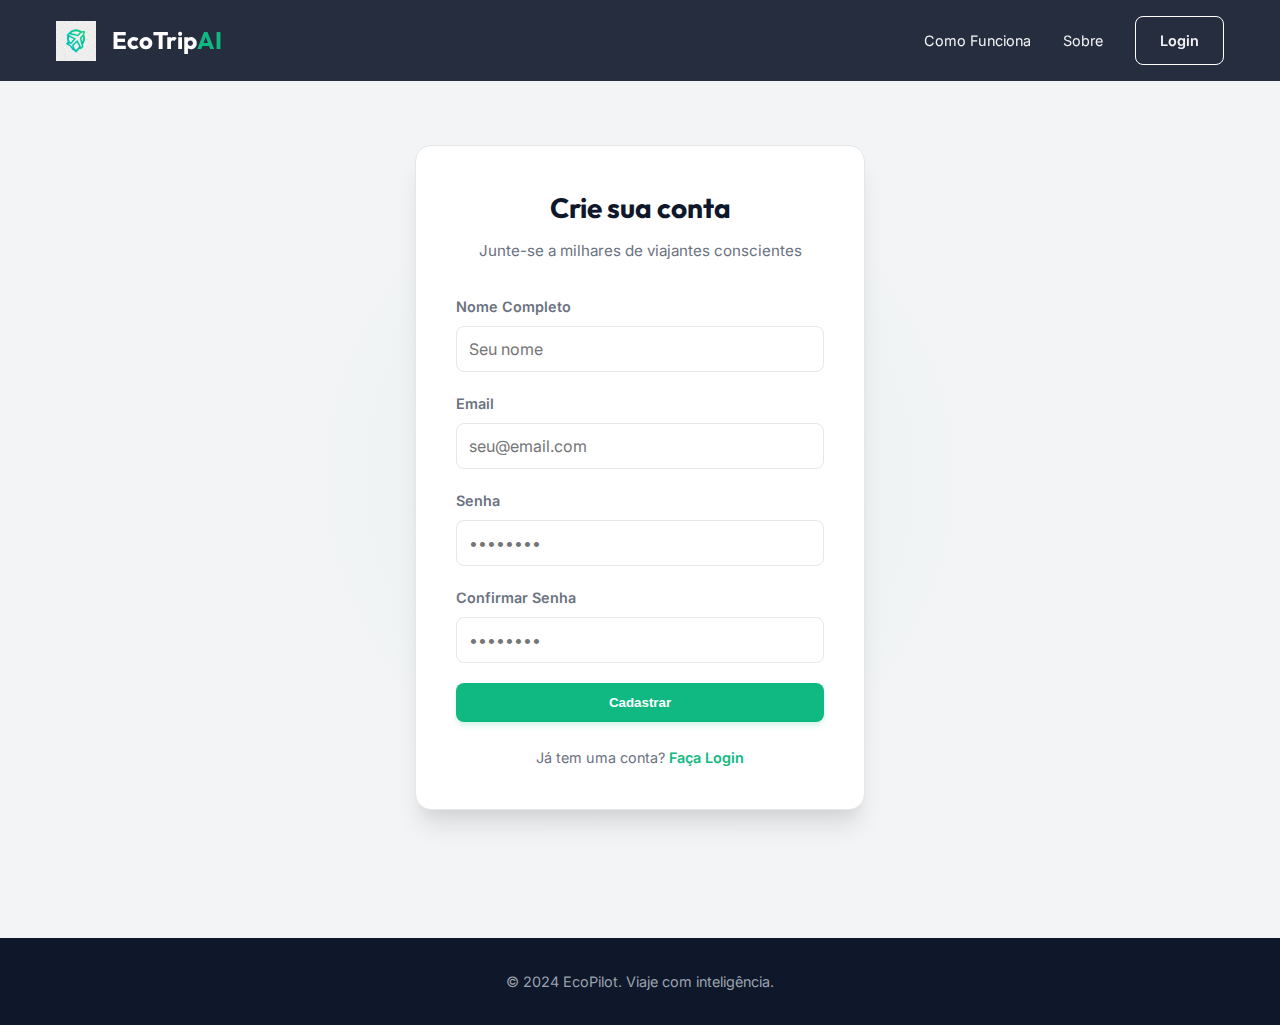
<file: cadastro.html>
<!DOCTYPE html>
<html lang="pt-BR">

<head>
    <meta charset="UTF-8">
    <meta name="viewport" content="width=device-width, initial-scale=1.0">
    <title>Cadastro - EcoPilot</title>
    <meta name="description" content="Crie sua conta na EcoPilot e comece a planejar viagens incríveis.">
    <link rel="stylesheet" href="style.css">
    <link rel="preconnect" href="https://fonts.googleapis.com">
    <link rel="preconnect" href="https://fonts.gstatic.com" crossorigin>
    <link
        href="https://fonts.googleapis.com/css2?family=Inter:wght@400;500;600;700&family=Outfit:wght@500;700&display=swap"
        rel="stylesheet">
    <style>
        .auth-section {
            min-height: 80vh;
            display: flex;
            align-items: center;
            justify-content: center;
            padding: 4rem 1rem;
            background: radial-gradient(circle at 50% 50%, rgba(16, 185, 129, 0.05) 0%, transparent 50%);
        }

        .auth-card {
            background: var(--color-white);
            padding: 2.5rem;
            border-radius: var(--radius-md);
            box-shadow: 0 20px 25px -5px rgba(0, 0, 0, 0.1), 0 10px 10px -5px rgba(0, 0, 0, 0.04);
            width: 100%;
            max-width: 450px;
            border: 1px solid #E5E7EB;
        }

        .auth-header {
            text-align: center;
            margin-bottom: 2rem;
        }

        .auth-title {
            font-size: 1.75rem;
            color: var(--color-navy);
            margin-bottom: 0.5rem;
        }

        .auth-subtitle {
            color: var(--color-gray-500);
            font-size: 0.95rem;
        }

        .auth-form {
            display: flex;
            flex-direction: column;
            gap: 1.25rem;
        }

        .auth-footer {
            margin-top: 1.5rem;
            text-align: center;
            font-size: 0.9rem;
            color: var(--color-gray-500);
        }

        .auth-link {
            color: var(--color-emerald);
            font-weight: 600;
        }

        .auth-link:hover {
            text-decoration: underline;
        }
    </style>
</head>

<body>
    <header class="header">
        <div class="container header-container">
            <a href="index.html" class="logo">
                <img src="logo.png" alt="EcoPilot Logo" style="height: 40px;">
                <span class="logo-text">EcoTrip<span class="highlight">AI</span></span>
            </a>
            <nav class="nav">
                <a href="como-funciona.html">Como Funciona</a>
                <a href="sobre.html">Sobre</a>
                <a href="login.html" class="btn btn-secondary">Login</a>
            </nav>
        </div>
    </header>

    <main>
        <section class="auth-section">
            <div class="auth-card">
                <div class="auth-header">
                    <h1 class="auth-title">Crie sua conta</h1>
                    <p class="auth-subtitle">Junte-se a milhares de viajantes conscientes</p>
                </div>

                <form class="auth-form" id="register-form">
                    <div class="form-group">
                        <label for="name">Nome Completo</label>
                        <input type="text" id="name" placeholder="Seu nome" required>
                    </div>
                    <div class="form-group">
                        <label for="email">Email</label>
                        <input type="email" id="email" placeholder="seu@email.com" required>
                    </div>
                    <div class="form-group">
                        <label for="password">Senha</label>
                        <input type="password" id="password" placeholder="••••••••" required>
                    </div>
                    <div class="form-group">
                        <label for="confirm-password">Confirmar Senha</label>
                        <input type="password" id="confirm-password" placeholder="••••••••" required>
                    </div>

                    <button type="submit" class="btn btn-primary btn-full">Cadastrar</button>
                </form>

                <script src="auth.js"></script>
                <script>
                    document.getElementById('register-form').addEventListener('submit', (e) => {
                        e.preventDefault();

                        const name = document.getElementById('name').value;
                        const email = document.getElementById('email').value;
                        const password = document.getElementById('password').value;
                        const confirmPassword = document.getElementById('confirm-password').value;

                        if (password !== confirmPassword) {
                            alert('As senhas não coincidem.');
                            return;
                        }

                        const result = auth.register(name, email, password);

                        if (result.success) {
                            alert(result.message);
                            window.location.href = 'login.html';
                        } else {
                            alert(result.message);
                        }
                    });
                </script>

                <div class="auth-footer">
                    Já tem uma conta? <a href="login.html" class="auth-link">Faça Login</a>
                </div>
            </div>
        </section>
    </main>

    <footer class="footer">
        <div class="container">
            <p>&copy; 2024 EcoPilot. Viaje com inteligência.</p>
        </div>
    </footer>
</body>

</html>
</file>
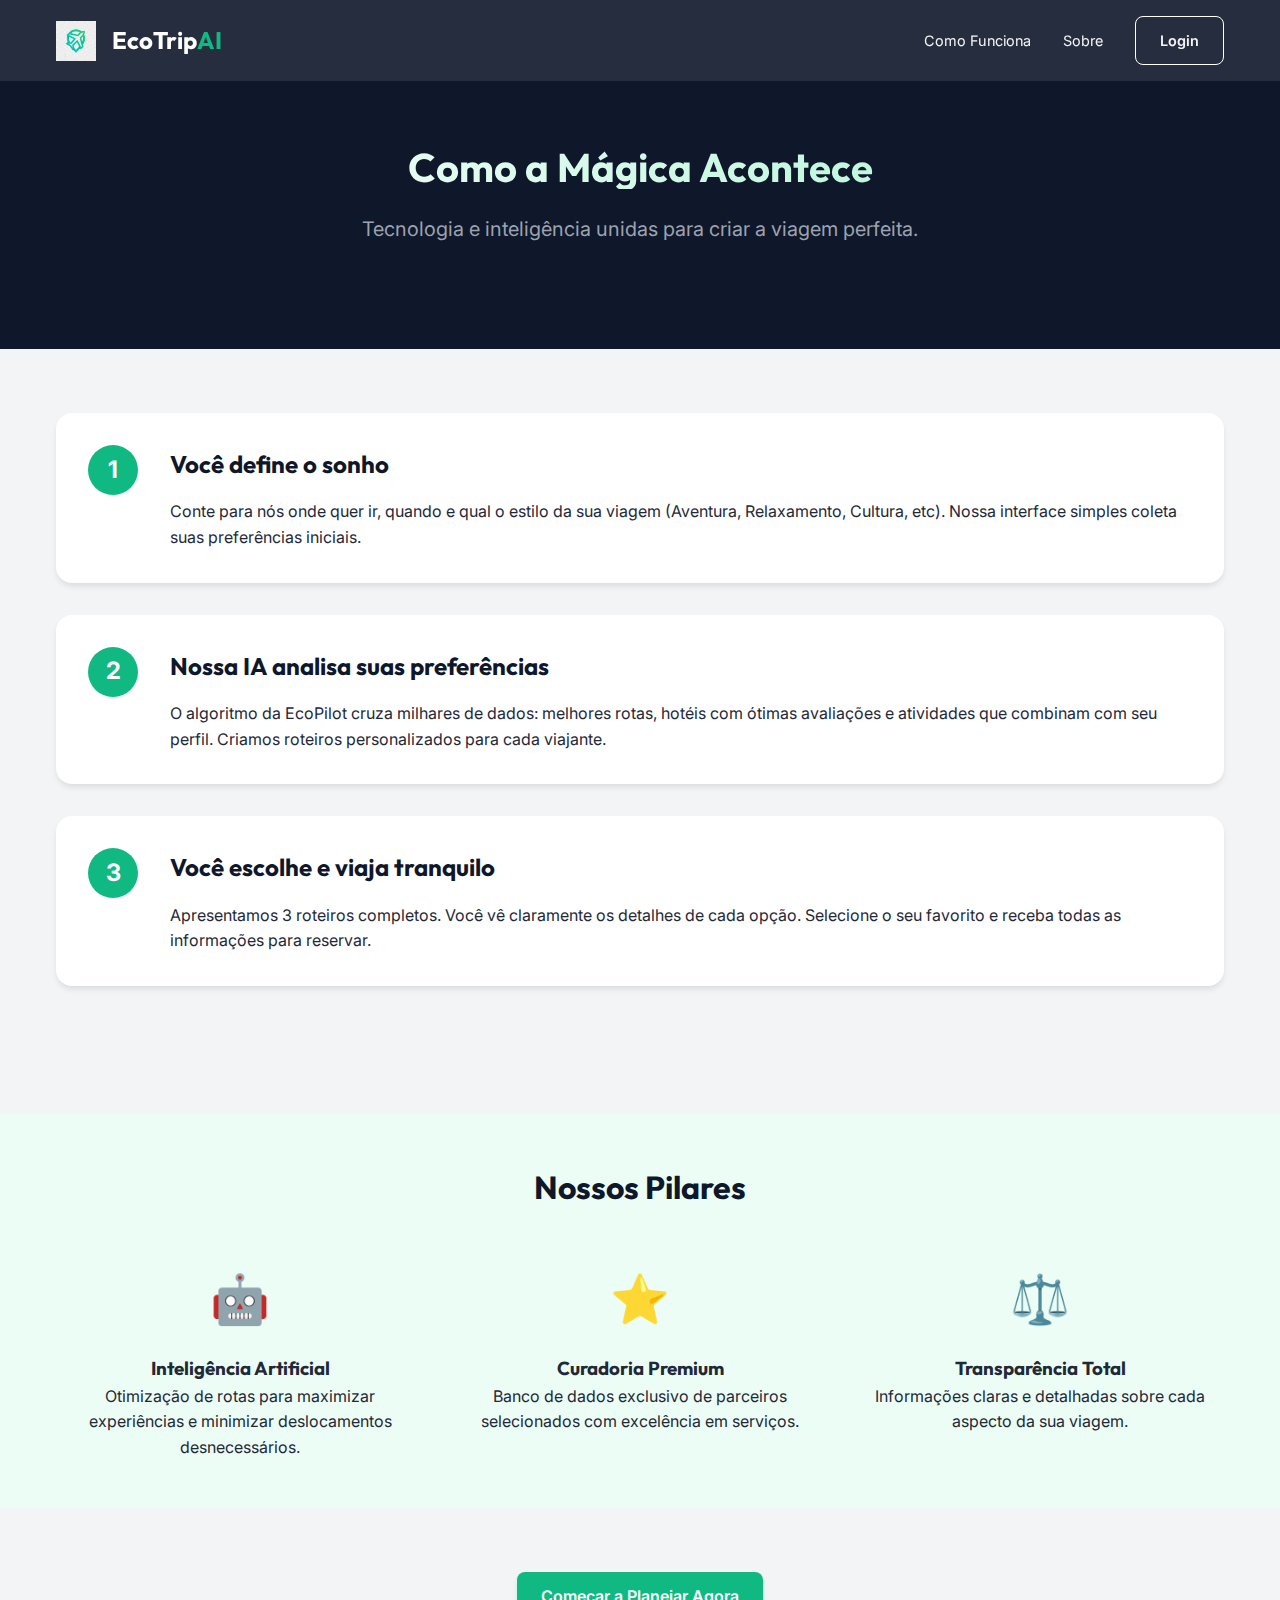
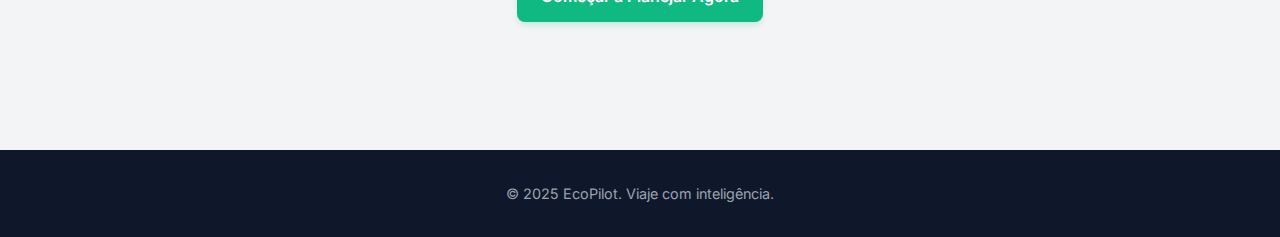
<file: como-funciona.html>
<!DOCTYPE html>
<html lang="pt-BR">

<head>
    <meta charset="UTF-8">
    <meta name="viewport" content="width=device-width, initial-scale=1.0">
    <title>Como Funciona - EcoPilot</title>
    <meta name="description"
        content="Entenda como a EcoPilot utiliza inteligência artificial para planejar viagens personalizadas.">
    <link rel="stylesheet" href="style.css">
    <link rel="preconnect" href="https://fonts.googleapis.com">
    <link rel="preconnect" href="https://fonts.gstatic.com" crossorigin>
    <link
        href="https://fonts.googleapis.com/css2?family=Inter:wght@400;500;600;700&family=Outfit:wght@500;700&display=swap"
        rel="stylesheet">
    <style>
        /* Page specific styles */
        .page-hero {
            padding: 4rem 0;
            background-color: var(--color-navy);
            color: var(--color-white);
            text-align: center;
        }

        .steps-section {
            padding: 4rem 0;
        }

        .step-card {
            display: flex;
            align-items: flex-start;
            gap: 2rem;
            background: var(--color-white);
            padding: 2rem;
            border-radius: var(--radius-md);
            margin-bottom: 2rem;
            box-shadow: 0 4px 6px -1px rgba(0, 0, 0, 0.1);
        }

        .step-number {
            background-color: var(--color-emerald);
            color: var(--color-white);
            width: 50px;
            height: 50px;
            border-radius: 50%;
            display: flex;
            align-items: center;
            justify-content: center;
            font-size: 1.5rem;
            font-weight: 700;
            flex-shrink: 0;
        }

        .step-content h3 {
            color: var(--color-navy);
            margin-bottom: 1rem;
            font-size: 1.5rem;
        }

        .tech-explanation {
            background-color: #ECFDF5;
            /* Emerald 50 */
            padding: 3rem 0;
            margin-top: 2rem;
        }

        .tech-grid {
            display: grid;
            grid-template-columns: repeat(auto-fit, minmax(300px, 1fr));
            gap: 2rem;
            margin-top: 2rem;
        }

        .tech-item {
            text-align: center;
        }

        .tech-icon {
            font-size: 3rem;
            margin-bottom: 1rem;
            display: block;
        }

        @media (max-width: 768px) {
            .step-card {
                flex-direction: column;
                gap: 1rem;
            }
        }
    </style>
</head>

<body>
    <header class="header">
        <div class="container header-container">
            <a href="index.html" class="logo">
                <img src="logo.png" alt="EcoPilot Logo" style="height: 40px;">
                <span class="logo-text">EcoTrip<span class="highlight">AI</span></span>
            </a>
            <nav class="nav">
                <a href="como-funciona.html" class="highlight">Como Funciona</a>
                <a href="sobre.html">Sobre</a>
                <a href="login.html" class="btn btn-secondary">Login</a>
            </nav>
        </div>
    </header>

    <main>
        <section class="page-hero">
            <div class="container">
                <h1 class="hero-title" style="font-size: 2.5rem;">Como a Mágica Acontece</h1>
                <p class="hero-subtitle">Tecnologia e inteligência unidas para criar a viagem perfeita.</p>
            </div>
        </section>

        <section class="steps-section">
            <div class="container">
                <div class="step-card">
                    <div class="step-number">1</div>
                    <div class="step-content">
                        <h3>Você define o sonho</h3>
                        <p>Conte para nós onde quer ir, quando e qual o estilo da sua viagem (Aventura, Relaxamento,
                            Cultura, etc). Nossa interface simples coleta suas preferências iniciais.</p>
                    </div>
                </div>

                <div class="step-card">
                    <div class="step-number">2</div>
                    <div class="step-content">
                        <h3>Nossa IA analisa suas preferências</h3>
                        <p>O algoritmo da EcoPilot cruza milhares de dados: melhores rotas, hotéis
                            com ótimas avaliações e atividades que combinam com seu perfil. Criamos roteiros
                            personalizados para cada viajante.
                        </p>
                    </div>
                </div>

                <div class="step-card">
                    <div class="step-number">3</div>
                    <div class="step-content">
                        <h3>Você escolhe e viaja tranquilo</h3>
                        <p>Apresentamos 3 roteiros completos. Você vê claramente os detalhes de cada opção.
                            Selecione o seu favorito e receba todas as informações para reservar.</p>
                    </div>
                </div>
            </div>
        </section>

        <section class="tech-explanation">
            <div class="container">
                <h2 class="section-title">Nossos Pilares</h2>
                <div class="tech-grid">
                    <div class="tech-item">
                        <span class="tech-icon">🤖</span>
                        <h3>Inteligência Artificial</h3>
                        <p>Otimização de rotas para maximizar experiências e minimizar deslocamentos desnecessários.</p>
                    </div>
                    <div class="tech-item">
                        <span class="tech-icon">⭐</span>
                        <h3>Curadoria Premium</h3>
                        <p>Banco de dados exclusivo de parceiros selecionados com excelência em serviços.</p>
                    </div>
                    <div class="tech-item">
                        <span class="tech-icon">⚖️</span>
                        <h3>Transparência Total</h3>
                        <p>Informações claras e detalhadas sobre cada aspecto da sua viagem.</p>
                    </div>
                </div>
            </div>
        </section>

        <section class="container" style="text-align: center; padding: 4rem 0;">
            <a href="index.html#planner" class="btn btn-primary">Começar a Planejar Agora</a>
        </section>
    </main>

    <footer class="footer">
        <div class="container">
            <p>&copy; 2025 EcoPilot. Viaje com inteligência.</p>
        </div>
    </footer>
</body>

</html>
</file>
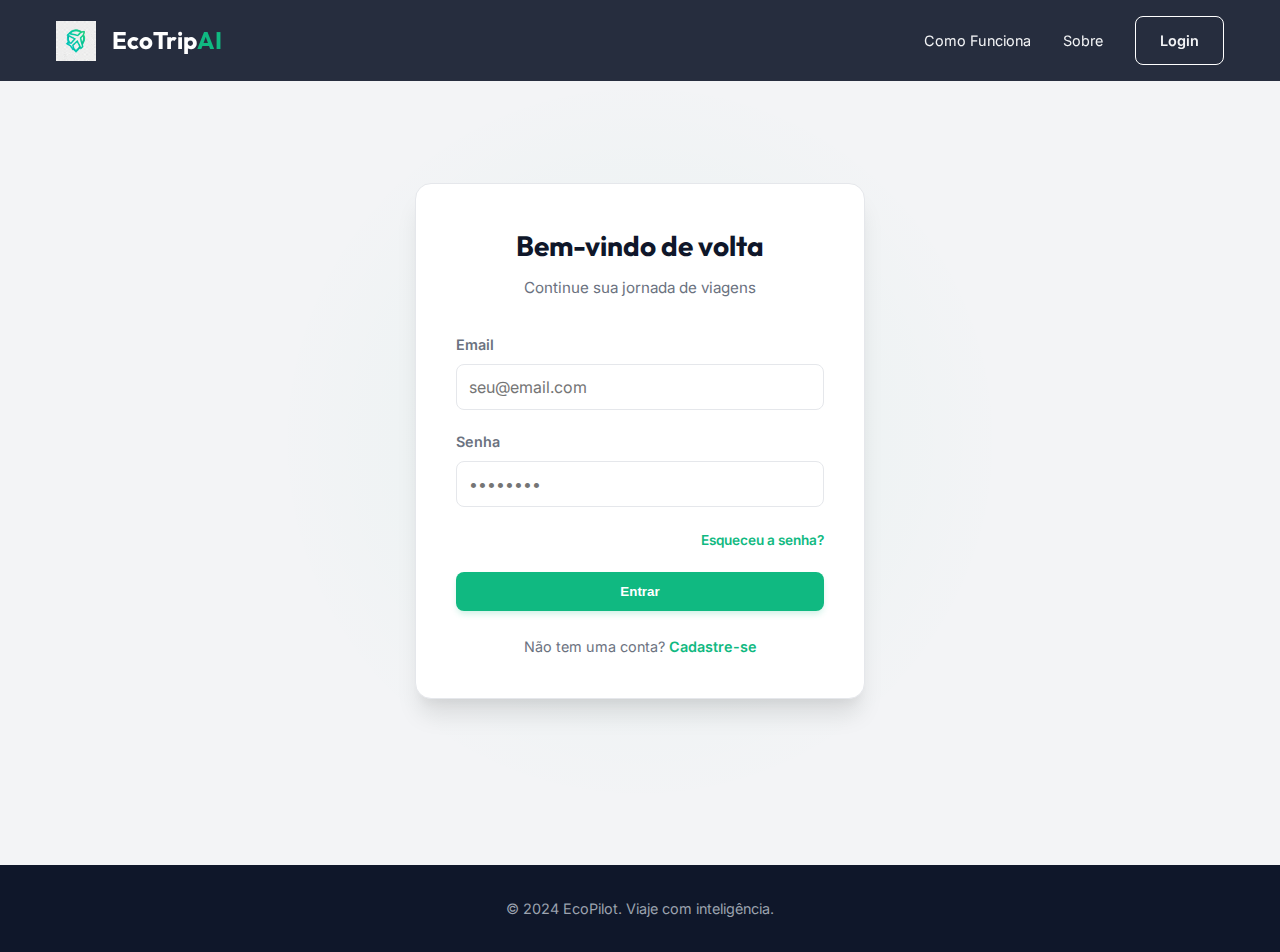
<file: login.html>
<!DOCTYPE html>
<html lang="pt-BR">

<head>
    <meta charset="UTF-8">
    <meta name="viewport" content="width=device-width, initial-scale=1.0">
    <title>Login - EcoPilot</title>
    <meta name="description" content="Acesse sua conta EcoPilot para gerenciar seus roteiros personalizados.">
    <link rel="stylesheet" href="style.css">
    <link rel="preconnect" href="https://fonts.googleapis.com">
    <link rel="preconnect" href="https://fonts.gstatic.com" crossorigin>
    <link
        href="https://fonts.googleapis.com/css2?family=Inter:wght@400;500;600;700&family=Outfit:wght@500;700&display=swap"
        rel="stylesheet">
    <style>
        .auth-section {
            min-height: 80vh;
            display: flex;
            align-items: center;
            justify-content: center;
            padding: 4rem 1rem;
            background: radial-gradient(circle at 50% 50%, rgba(16, 185, 129, 0.05) 0%, transparent 50%);
        }

        .auth-card {
            background: var(--color-white);
            padding: 2.5rem;
            border-radius: var(--radius-md);
            box-shadow: 0 20px 25px -5px rgba(0, 0, 0, 0.1), 0 10px 10px -5px rgba(0, 0, 0, 0.04);
            width: 100%;
            max-width: 450px;
            border: 1px solid #E5E7EB;
        }

        .auth-header {
            text-align: center;
            margin-bottom: 2rem;
        }

        .auth-title {
            font-size: 1.75rem;
            color: var(--color-navy);
            margin-bottom: 0.5rem;
        }

        .auth-subtitle {
            color: var(--color-gray-500);
            font-size: 0.95rem;
        }

        .auth-form {
            display: flex;
            flex-direction: column;
            gap: 1.25rem;
        }

        .auth-footer {
            margin-top: 1.5rem;
            text-align: center;
            font-size: 0.9rem;
            color: var(--color-gray-500);
        }

        .auth-link {
            color: var(--color-emerald);
            font-weight: 600;
        }

        .auth-link:hover {
            text-decoration: underline;
        }
    </style>
</head>

<body>
    <header class="header">
        <div class="container header-container">
            <a href="index.html" class="logo">
                <img src="logo.png" alt="EcoPilot Logo" style="height: 40px;">
                <span class="logo-text">EcoTrip<span class="highlight">AI</span></span>
            </a>
            <nav class="nav">
                <a href="como-funciona.html">Como Funciona</a>
                <a href="sobre.html">Sobre</a>
                <a href="login.html" class="btn btn-secondary">Login</a>
            </nav>
        </div>
    </header>

    <main>
        <section class="auth-section">
            <div class="auth-card">
                <div class="auth-header">
                    <h1 class="auth-title">Bem-vindo de volta</h1>
                    <p class="auth-subtitle">Continue sua jornada de viagens</p>
                </div>

                <form class="auth-form" id="login-form">
                    <div class="form-group">
                        <label for="email">Email</label>
                        <input type="email" id="email" placeholder="seu@email.com" required>
                    </div>
                    <div class="form-group">
                        <label for="password">Senha</label>
                        <input type="password" id="password" placeholder="••••••••" required>
                    </div>

                    <div style="text-align: right;">
                        <a href="#" class="auth-link" style="font-size: 0.85rem;">Esqueceu a senha?</a>
                    </div>

                    <button type="submit" class="btn btn-primary btn-full">Entrar</button>
                </form>

                <script src="auth.js"></script>
                <script>
                    document.getElementById('login-form').addEventListener('submit', (e) => {
                        e.preventDefault();

                        const email = document.getElementById('email').value;
                        const password = document.getElementById('password').value;

                        const result = auth.login(email, password);

                        if (result.success) {
                            // alert(result.message); // Optional: less intrusive to just redirect
                            window.location.href = 'index.html';
                        } else {
                            alert(result.message);
                        }
                    });
                </script>

                <div class="auth-footer">
                    Não tem uma conta? <a href="cadastro.html" class="auth-link">Cadastre-se</a>
                </div>
            </div>
        </section>
    </main>

    <footer class="footer">
        <div class="container">
            <p>&copy; 2024 EcoPilot. Viaje com inteligência.</p>
        </div>
    </footer>
</body>

</html>
</file>
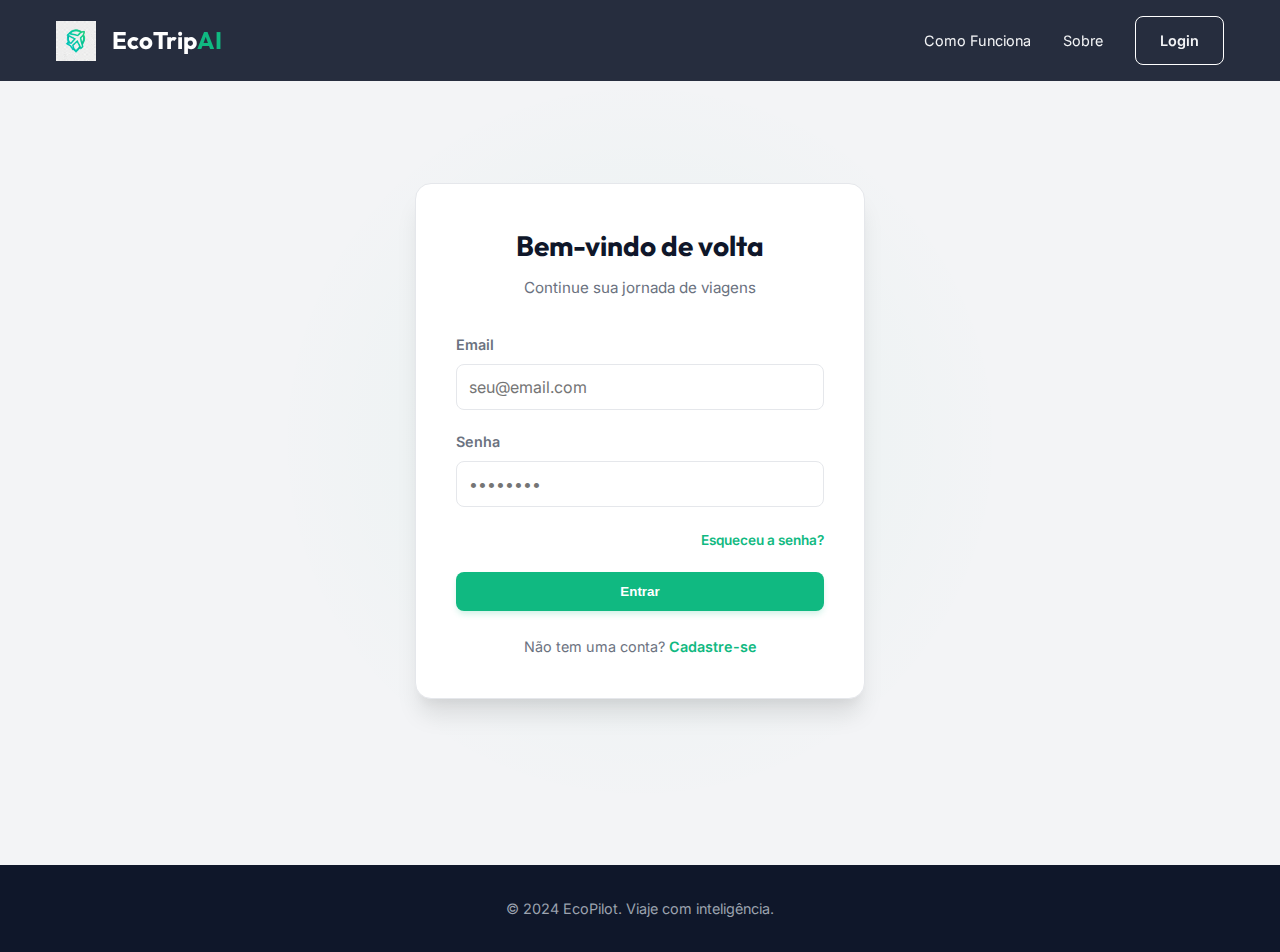
<file: perfil.html>
<!DOCTYPE html>
<html lang="pt-BR">

<head>
    <meta charset="UTF-8">
    <meta name="viewport" content="width=device-width, initial-scale=1.0">
    <title>Meu Perfil - EcoPilot</title>
    <meta name="description" content="Visualize e gerencie seus dados cadastrados na EcoPilot.">
    <link rel="stylesheet" href="style.css">
    <link rel="preconnect" href="https://fonts.googleapis.com">
    <link rel="preconnect" href="https://fonts.gstatic.com" crossorigin>
    <link href="https://fonts.googleapis.com/css2?family=Inter:wght@300;400;500;600;700&display=swap" rel="stylesheet">
    <style>
        .profile-hero {
            background: linear-gradient(135deg, var(--color-primary) 0%, var(--color-secondary) 100%);
            padding: 4rem 0 6rem;
            margin-top: 80px;
            position: relative;
            overflow: hidden;
        }

        .profile-hero::before {
            content: '';
            position: absolute;
            top: 0;
            left: 0;
            right: 0;
            bottom: 0;
            background: url('data:image/svg+xml,<svg width="100" height="100" xmlns="http://www.w3.org/2000/svg"><circle cx="50" cy="50" r="2" fill="white" opacity="0.1"/></svg>');
            opacity: 0.3;
        }

        .profile-container {
            max-width: 1000px;
            margin: -4rem auto 4rem;
            position: relative;
            z-index: 1;
        }

        .profile-card {
            background: rgba(255, 255, 255, 0.95);
            backdrop-filter: blur(10px);
            border-radius: 24px;
            padding: 3rem;
            box-shadow: 0 20px 60px rgba(0, 0, 0, 0.15);
            border: 1px solid rgba(255, 255, 255, 0.3);
        }

        .profile-header {
            display: flex;
            align-items: center;
            gap: 2rem;
            margin-bottom: 3rem;
            padding-bottom: 2rem;
            border-bottom: 2px solid var(--color-gray-200);
        }

        .profile-avatar {
            width: 120px;
            height: 120px;
            border-radius: 50%;
            background: linear-gradient(135deg, var(--color-primary), var(--color-secondary));
            display: flex;
            align-items: center;
            justify-content: center;
            font-size: 3rem;
            color: white;
            font-weight: 700;
            box-shadow: 0 10px 30px rgba(0, 0, 0, 0.2);
            flex-shrink: 0;
        }

        .profile-info h1 {
            margin: 0 0 0.5rem 0;
            font-size: 2rem;
            color: var(--color-gray-900);
        }

        .profile-info p {
            margin: 0;
            color: var(--color-gray-600);
            font-size: 1rem;
        }

        .profile-grid {
            display: grid;
            grid-template-columns: repeat(auto-fit, minmax(280px, 1fr));
            gap: 2rem;
            margin-bottom: 3rem;
        }

        .info-card {
            background: var(--color-gray-50);
            padding: 1.5rem;
            border-radius: 16px;
            border: 1px solid var(--color-gray-200);
            transition: all 0.3s ease;
        }

        .info-card:hover {
            transform: translateY(-4px);
            box-shadow: 0 8px 24px rgba(0, 0, 0, 0.1);
        }

        .info-card-label {
            font-size: 0.875rem;
            color: var(--color-gray-600);
            font-weight: 500;
            margin-bottom: 0.5rem;
            text-transform: uppercase;
            letter-spacing: 0.5px;
        }

        .info-card-value {
            font-size: 1.25rem;
            color: var(--color-gray-900);
            font-weight: 600;
        }

        .info-card-icon {
            font-size: 1.5rem;
            margin-bottom: 0.5rem;
        }

        .stats-grid {
            display: grid;
            grid-template-columns: repeat(auto-fit, minmax(200px, 1fr));
            gap: 1.5rem;
            margin-bottom: 3rem;
        }

        .stat-card {
            background: linear-gradient(135deg, var(--color-primary-light), var(--color-primary));
            padding: 1.5rem;
            border-radius: 16px;
            color: white;
            text-align: center;
        }

        .stat-number {
            font-size: 2.5rem;
            font-weight: 700;
            margin-bottom: 0.5rem;
        }

        .stat-label {
            font-size: 0.875rem;
            opacity: 0.9;
        }

        .action-buttons {
            display: flex;
            gap: 1rem;
            flex-wrap: wrap;
        }

        .btn-icon {
            display: inline-flex;
            align-items: center;
            gap: 0.5rem;
        }

        .modal {
            display: none;
            position: fixed;
            top: 0;
            left: 0;
            right: 0;
            bottom: 0;
            background: rgba(0, 0, 0, 0.7);
            backdrop-filter: blur(5px);
            z-index: 1000;
            align-items: center;
            justify-content: center;
        }

        .modal.active {
            display: flex;
        }

        .modal-content {
            background: white;
            padding: 2rem;
            border-radius: 20px;
            max-width: 500px;
            width: 90%;
            box-shadow: 0 20px 60px rgba(0, 0, 0, 0.3);
        }

        .modal-header {
            margin-bottom: 1.5rem;
        }

        .modal-header h2 {
            margin: 0;
            color: var(--color-gray-900);
        }

        .modal-close {
            background: none;
            border: none;
            font-size: 1.5rem;
            cursor: pointer;
            float: right;
            color: var(--color-gray-600);
        }

        @media (max-width: 768px) {
            .profile-header {
                flex-direction: column;
                text-align: center;
            }

            .profile-card {
                padding: 2rem 1.5rem;
            }

            .action-buttons {
                flex-direction: column;
            }

            .action-buttons .btn {
                width: 100%;
            }
        }
    </style>
</head>

<body>
    <header class="header">
        <div class="container header-container">
            <a href="index.html" class="logo">
                <img src="logo.png" alt="EcoPilot Logo" style="height: 40px;">
                <span class="logo-text">EcoTrip<span class="highlight">AI</span></span>
            </a>
            <nav class="nav" id="profile-nav">
                <a href="index.html">Início</a>
                <a href="como-funciona.html">Como Funciona</a>
                <a href="sobre.html">Sobre</a>
                <a href="#" id="nav-logout" class="btn btn-secondary">Sair</a>
            </nav>
        </div>
    </header>

    <div class="profile-hero">
        <div class="container">
            <h1 style="color: white; text-align: center; margin: 0; font-size: 2.5rem;">Meu Perfil</h1>
        </div>
    </div>

    <main class="profile-container">
        <div class="profile-card">
            <div class="profile-header">
                <div class="profile-avatar" id="user-avatar">
                    <span id="avatar-initials"></span>
                </div>
                <div class="profile-info">
                    <h1 id="profile-name">Carregando...</h1>
                    <p id="profile-email">email@exemplo.com</p>
                    <p style="margin-top: 0.5rem; font-size: 0.875rem;">
                        <span style="color: var(--color-primary); font-weight: 500;">✓</span>
                        Membro desde <span id="member-since"></span>
                    </p>
                </div>
            </div>

            <h2 style="margin-bottom: 1.5rem; color: var(--color-gray-900);">📋 Informações da Conta</h2>
            <div class="profile-grid">
                <div class="info-card">
                    <div class="info-card-icon">👤</div>
                    <div class="info-card-label">Nome Completo</div>
                    <div class="info-card-value" id="info-name">-</div>
                </div>
                <div class="info-card">
                    <div class="info-card-icon">📧</div>
                    <div class="info-card-label">E-mail</div>
                    <div class="info-card-value" id="info-email">-</div>
                </div>
                <div class="info-card">
                    <div class="info-card-icon">🆔</div>
                    <div class="info-card-label">ID do Usuário</div>
                    <div class="info-card-value" id="info-id">-</div>
                </div>
                <div class="info-card">
                    <div class="info-card-icon">📅</div>
                    <div class="info-card-label">Data de Cadastro</div>
                    <div class="info-card-value" id="info-created">-</div>
                </div>
            </div>

            <h2 style="margin-bottom: 1.5rem; color: var(--color-gray-900);">📊 Estatísticas</h2>
            <div class="stats-grid">
                <div class="stat-card">
                    <div class="stat-number">0</div>
                    <div class="stat-label">Viagens Planejadas</div>
                </div>
                <div class="stat-card" style="background: linear-gradient(135deg, #10b981, #059669);">
                    <div class="stat-number">0</div>
                    <div class="stat-label">Roteiros Salvos</div>
                </div>
                <div class="stat-card" style="background: linear-gradient(135deg, #f59e0b, #d97706);">
                    <div class="stat-number">0</div>
                    <div class="stat-label">Destinos Explorados</div>
                </div>
            </div>

            <h2 style="margin-bottom: 1.5rem; color: var(--color-gray-900);">💎 Assinatura</h2>
            <div id="subscription-section" class="info-card" style="margin-bottom: 3rem;">
                <!-- Subscription info will be injected here -->
            </div>

            <h2 style="margin-bottom: 1.5rem; color: var(--color-gray-900);">⚙️ Ações</h2>
            <div class="action-buttons">
                <button class="btn btn-primary btn-icon" id="change-password-btn">
                    <span>🔒</span>
                    <span>Alterar Senha</span>
                </button>
                <button class="btn btn-secondary btn-icon" id="logout-btn">
                    <span>🚪</span>
                    <span>Sair da Conta</span>
                </button>
            </div>
        </div>
    </main>

    <!-- Modal para Alterar Senha -->
    <div class="modal" id="password-modal">
        <div class="modal-content">
            <div class="modal-header">
                <button class="modal-close" id="close-modal">&times;</button>
                <h2>🔒 Alterar Senha</h2>
            </div>
            <form id="password-form">
                <div class="form-group">
                    <label for="current-password">Senha Atual</label>
                    <input type="password" id="current-password" required>
                </div>
                <div class="form-group">
                    <label for="new-password">Nova Senha</label>
                    <input type="password" id="new-password" required minlength="6">
                </div>
                <div class="form-group">
                    <label for="confirm-password">Confirmar Nova Senha</label>
                    <input type="password" id="confirm-password" required minlength="6">
                </div>
                <div id="password-message" style="margin-bottom: 1rem;"></div>
                <button type="submit" class="btn btn-primary" style="width: 100%;">Atualizar Senha</button>
            </form>
        </div>
    </div>

    <footer class="footer">
        <div class="container">
            <p>&copy; 2025 EcoPilot. Viaje com inteligência.</p>
        </div>
    </footer>

    <script src="auth.js"></script>
    <script>
        // Check if user is logged in
        const user = auth.getCurrentUser();
        if (!user) {
            window.location.href = 'login.html';
        }

        // Display user information
        function displayUserInfo() {
            // Avatar initials
            const initials = user.name.split(' ').map(n => n[0]).join('').substring(0, 2).toUpperCase();
            document.getElementById('avatar-initials').textContent = initials;

            // Profile header
            document.getElementById('profile-name').textContent = user.name;
            document.getElementById('profile-email').textContent = user.email;

            // Format date
            const createdDate = new Date(user.createdAt);
            const formattedDate = createdDate.toLocaleDateString('pt-BR', {
                day: '2-digit',
                month: 'long',
                year: 'numeric'
            });
            document.getElementById('member-since').textContent = formattedDate;

            // Info cards
            document.getElementById('info-name').textContent = user.name;
            document.getElementById('info-email').textContent = user.email;
            document.getElementById('info-id').textContent = '#' + user.id.substring(0, 8);
            document.getElementById('info-created').textContent = createdDate.toLocaleDateString('pt-BR');
        }

        displayUserInfo();

        // Display subscription info
        function displaySubscriptionInfo() {
            const subscriptionSection = document.getElementById('subscription-section');

            if (user.isPremium) {
                const subscriptionDate = new Date(user.subscriptionDate);
                const formattedSubDate = subscriptionDate.toLocaleDateString('pt-BR', {
                    day: '2-digit',
                    month: 'long',
                    year: 'numeric'
                });

                subscriptionSection.innerHTML = `
                    <div style="display: flex; align-items: center; justify-content: space-between; flex-wrap: wrap; gap: 1rem;">
                        <div>
                            <div style="display: flex; align-items: center; gap: 0.5rem; margin-bottom: 0.5rem;">
                                <span style="font-size: 1.5rem;">⭐</span>
                                <h3 style="margin: 0; color: var(--color-primary); font-size: 1.25rem;">Plano Premium Ativo</h3>
                            </div>
                            <p style="margin: 0; color: var(--color-gray-600); font-size: 0.875rem;">
                                Assinatura desde ${formattedSubDate}
                            </p>
                            <p style="margin: 0.5rem 0 0 0; color: var(--color-gray-600); font-size: 0.875rem;">
                                <strong>R$ 19,90/mês</strong> • Roteiros ilimitados com IA
                            </p>
                        </div>
                        <button class="btn btn-secondary btn-icon" id="cancel-subscription-btn" style="background: var(--color-error); border-color: var(--color-error);">
                            <span>❌</span>
                            <span>Cancelar Assinatura</span>
                        </button>
                    </div>
                `;

                // Add cancel subscription functionality
                document.getElementById('cancel-subscription-btn').addEventListener('click', () => {
                    if (confirm('⚠️ Tem certeza que deseja cancelar sua assinatura Premium?\n\nVocê perderá acesso a:\n• Roteiros ilimitados com IA\n• Sugestões personalizadas de hospedagem\n• Mapas interativos detalhados\n• Recomendações de restaurantes\n• Suporte prioritário\n\nDeseja continuar?')) {
                        const result = auth.cancelSubscription(user.email);

                        if (result.success) {
                            alert('✅ Sua assinatura Premium foi cancelada.\n\nVocê ainda pode assinar novamente a qualquer momento!');
                            window.location.reload();
                        } else {
                            alert('❌ Erro: ' + result.message);
                        }
                    }
                });
            } else {
                subscriptionSection.innerHTML = `
                    <div style="display: flex; align-items: center; justify-content: space-between; flex-wrap: wrap; gap: 1rem;">
                        <div>
                            <div style="display: flex; align-items: center; gap: 0.5rem; margin-bottom: 0.5rem;">
                                <span style="font-size: 1.5rem;">💎</span>
                                <h3 style="margin: 0; color: var(--color-gray-700); font-size: 1.25rem;">Plano Gratuito</h3>
                            </div>
                            <p style="margin: 0; color: var(--color-gray-600); font-size: 0.875rem;">
                                Faça upgrade para Premium e desbloqueie recursos ilimitados
                            </p>
                        </div>
                        <a href="index.html#pricing" class="btn btn-primary btn-icon">
                            <span>⭐</span>
                            <span>Assinar Premium</span>
                        </a>
                    </div>
                `;
            }
        }

        displaySubscriptionInfo();

        // Logout functionality
        document.getElementById('logout-btn').addEventListener('click', () => {
            if (confirm('Tem certeza que deseja sair?')) {
                auth.logout();
            }
        });

        document.getElementById('nav-logout').addEventListener('click', (e) => {
            e.preventDefault();
            if (confirm('Tem certeza que deseja sair?')) {
                auth.logout();
            }
        });

        // Password change modal
        const passwordModal = document.getElementById('password-modal');
        const changePasswordBtn = document.getElementById('change-password-btn');
        const closeModal = document.getElementById('close-modal');

        changePasswordBtn.addEventListener('click', () => {
            passwordModal.classList.add('active');
        });

        closeModal.addEventListener('click', () => {
            passwordModal.classList.remove('active');
            document.getElementById('password-form').reset();
            document.getElementById('password-message').innerHTML = '';
        });

        passwordModal.addEventListener('click', (e) => {
            if (e.target === passwordModal) {
                passwordModal.classList.remove('active');
                document.getElementById('password-form').reset();
                document.getElementById('password-message').innerHTML = '';
            }
        });

        // Handle password change
        document.getElementById('password-form').addEventListener('submit', (e) => {
            e.preventDefault();

            const currentPassword = document.getElementById('current-password').value;
            const newPassword = document.getElementById('new-password').value;
            const confirmPassword = document.getElementById('confirm-password').value;
            const messageDiv = document.getElementById('password-message');

            // Validate passwords match
            if (newPassword !== confirmPassword) {
                messageDiv.innerHTML = '<p style="color: var(--color-error); background: rgba(239, 68, 68, 0.1); padding: 0.75rem; border-radius: 8px;">❌ As senhas não coincidem.</p>';
                return;
            }

            // Update password
            const result = auth.updatePassword(user.email, currentPassword, newPassword);

            if (result.success) {
                messageDiv.innerHTML = '<p style="color: var(--color-success); background: rgba(16, 185, 129, 0.1); padding: 0.75rem; border-radius: 8px;">✅ ' + result.message + '</p>';
                setTimeout(() => {
                    passwordModal.classList.remove('active');
                    document.getElementById('password-form').reset();
                    messageDiv.innerHTML = '';
                }, 2000);
            } else {
                messageDiv.innerHTML = '<p style="color: var(--color-error); background: rgba(239, 68, 68, 0.1); padding: 0.75rem; border-radius: 8px;">❌ ' + result.message + '</p>';
            }
        });
    </script>
</body>

</html>
</file>
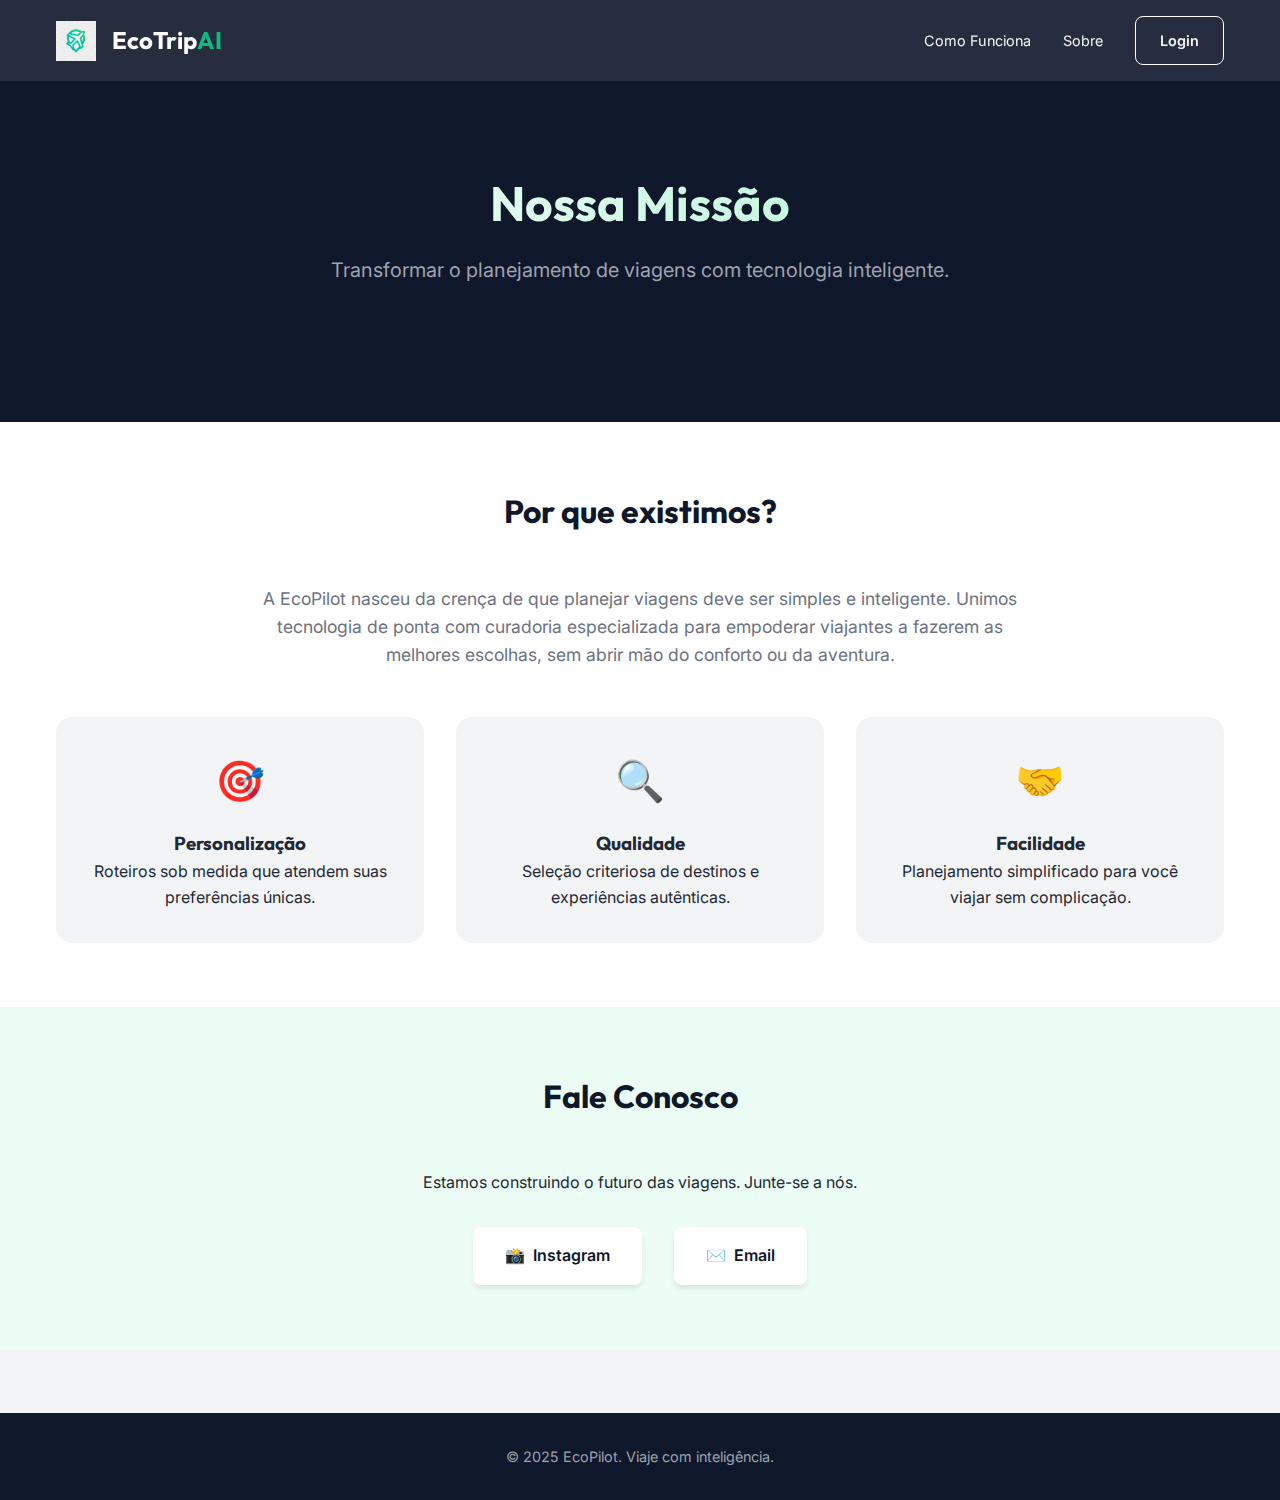
<file: sobre.html>
<!DOCTYPE html>
<html lang="pt-BR">

<head>
    <meta charset="UTF-8">
    <meta name="viewport" content="width=device-width, initial-scale=1.0">
    <title>Sobre Nós - EcoPilot</title>
    <meta name="description" content="Conheça a missão e a equipe por trás da EcoPilot.">
    <link rel="stylesheet" href="style.css">
    <link rel="preconnect" href="https://fonts.googleapis.com">
    <link rel="preconnect" href="https://fonts.gstatic.com" crossorigin>
    <link
        href="https://fonts.googleapis.com/css2?family=Inter:wght@400;500;600;700&family=Outfit:wght@500;700&display=swap"
        rel="stylesheet">
    <style>
        .about-hero {
            padding: 6rem 0;
            background-color: var(--color-navy);
            color: var(--color-white);
            text-align: center;
        }

        .mission-section {
            padding: 4rem 0;
            background-color: var(--color-white);
        }

        .values-grid {
            display: grid;
            grid-template-columns: repeat(auto-fit, minmax(250px, 1fr));
            gap: 2rem;
            margin-top: 3rem;
        }

        .value-card {
            padding: 2rem;
            background-color: var(--color-gray-100);
            border-radius: var(--radius-md);
            text-align: center;
            transition: transform 0.3s ease;
        }

        .value-card:hover {
            transform: translateY(-5px);
        }

        .value-icon {
            font-size: 2.5rem;
            margin-bottom: 1rem;
            display: block;
        }

        .contact-section {
            padding: 4rem 0;
            background-color: #ECFDF5;
            text-align: center;
        }

        .social-links {
            display: flex;
            justify-content: center;
            gap: 2rem;
            margin-top: 2rem;
        }

        .social-btn {
            display: flex;
            align-items: center;
            gap: 0.5rem;
            padding: 1rem 2rem;
            background-color: var(--color-white);
            border-radius: var(--radius-sm);
            color: var(--color-navy);
            font-weight: 600;
            box-shadow: 0 4px 6px -1px rgba(0, 0, 0, 0.1);
        }

        .social-btn:hover {
            color: var(--color-emerald);
        }
    </style>
</head>

<body>
    <header class="header">
        <div class="container header-container">
            <a href="index.html" class="logo">
                <img src="logo.png" alt="EcoPilot Logo" style="height: 40px;">
                <span class="logo-text">EcoTrip<span class="highlight">AI</span></span>
            </a>
            <nav class="nav">
                <a href="como-funciona.html">Como Funciona</a>
                <a href="sobre.html" class="highlight">Sobre</a>
                <a href="login.html" class="btn btn-secondary">Login</a>
            </nav>
        </div>
    </header>

    <main>
        <section class="about-hero">
            <div class="container">
                <h1 class="hero-title" style="font-size: 3rem;">Nossa Missão</h1>
                <p class="hero-subtitle">Transformar o planejamento de viagens com tecnologia inteligente.</p>
            </div>
        </section>

        <section class="mission-section">
            <div class="container">
                <h2 class="section-title">Por que existimos?</h2>
                <p
                    style="text-align: center; max-width: 800px; margin: 0 auto; font-size: 1.1rem; color: var(--color-gray-500);">
                    A EcoPilot nasceu da crença de que planejar viagens deve ser simples e inteligente. Unimos
                    tecnologia de ponta
                    com curadoria especializada para empoderar viajantes a fazerem as melhores escolhas, sem
                    abrir mão do conforto ou da aventura.
                </p>

                <div class="values-grid">
                    <div class="value-card">
                        <span class="value-icon">🎯</span>
                        <h3>Personalização</h3>
                        <p>Roteiros sob medida que atendem suas preferências únicas.</p>
                    </div>
                    <div class="value-card">
                        <span class="value-icon">🔍</span>
                        <h3>Qualidade</h3>
                        <p>Seleção criteriosa de destinos e experiências autênticas.</p>
                    </div>
                    <div class="value-card">
                        <span class="value-icon">🤝</span>
                        <h3>Facilidade</h3>
                        <p>Planejamento simplificado para você viajar sem complicação.</p>
                    </div>
                </div>
            </div>
        </section>

        <section class="contact-section">
            <div class="container">
                <h2 class="section-title">Fale Conosco</h2>
                <p>Estamos construindo o futuro das viagens. Junte-se a nós.</p>

                <div class="social-links">
                    <a href="https://instagram.com/ecotripai" target="_blank" class="social-btn">
                        <span>📸</span> Instagram
                    </a>
                    <a href="mailto:contato@ecotripai.com" class="social-btn">
                        <span>✉️</span> Email
                    </a>
                </div>
            </div>
        </section>
    </main>

    <footer class="footer">
        <div class="container">
            <p>&copy; 2025 EcoPilot. Viaje com inteligência.</p>
        </div>
    </footer>
</body>

</html>
</file>
<file: style.css>
:root {
    /* Color Palette */
    --color-emerald: #10B981;
    /* Modern Emerald */
    --color-emerald-dark: #047857;
    --color-navy: #0F172A;
    /* Slate 900 */
    --color-navy-light: #1E293B;
    --color-yellow: #FCD34D;
    /* Amber 300 */
    --color-white: #FFFFFF;
    --color-gray-100: #F3F4F6;
    --color-gray-500: #6B7280;
    --text-main: #1F2937;
    --text-light: #9CA3AF;

    /* Fonts */
    --font-heading: 'Outfit', sans-serif;
    --font-body: 'Inter', sans-serif;

    /* Spacing */
    --spacing-xs: 0.5rem;
    --spacing-sm: 1rem;
    --spacing-md: 2rem;
    --spacing-lg: 4rem;

    /* Border Radius */
    --radius-sm: 8px;
    --radius-md: 16px;
    --radius-lg: 24px;
}

* {
    margin: 0;
    padding: 0;
    box-sizing: border-box;
}

body {
    font-family: var(--font-body);
    color: var(--text-main);
    background-color: var(--color-gray-100);
    line-height: 1.6;
}

h1,
h2,
h3,
h4,
.logo {
    font-family: var(--font-heading);
}

a {
    text-decoration: none;
    color: inherit;
    transition: color 0.3s ease;
}

ul {
    list-style: none;
}

.container {
    max-width: 1200px;
    margin: 0 auto;
    padding: 0 var(--spacing-sm);
}

.btn {
    display: inline-flex;
    align-items: center;
    justify-content: center;
    padding: 0.75rem 1.5rem;
    border-radius: var(--radius-sm);
    font-weight: 600;
    cursor: pointer;
    border: none;
    transition: all 0.3s ease;
}

.btn-primary {
    background-color: var(--color-emerald);
    color: var(--color-white);
    box-shadow: 0 4px 6px -1px rgba(16, 185, 129, 0.2);
}

.btn-primary:hover {
    background-color: var(--color-emerald-dark);
    transform: translateY(-2px);
}

.btn-secondary {
    background-color: transparent;
    border: 1px solid var(--color-white);
    color: var(--color-white);
}

.btn-secondary:hover {
    background-color: rgba(255, 255, 255, 0.1);
}

.btn-full {
    width: 100%;
}

.hidden {
    display: none !important;
}

/* Header */
.header {
    background-color: var(--color-navy);
    color: var(--color-white);
    padding: 1rem 0;
    position: sticky;
    top: 0;
    z-index: 100;
    backdrop-filter: blur(10px);
    background-color: rgba(15, 23, 42, 0.9);
}

.header-container {
    display: flex;
    justify-content: space-between;
    align-items: center;
}

.logo {
    font-size: 1.5rem;
    font-weight: 700;
    display: flex;
    align-items: center;
    gap: 0.5rem;
}

.logo-icon {
    color: var(--color-emerald);
}

.logo-text {
    color: var(--color-white);
    font-size: 1.5rem;
    font-weight: 700;
    margin-left: 0.5rem;
}

.highlight {
    color: var(--color-emerald);
}

.nav {
    display: flex;
    gap: 2rem;
    align-items: center;
}

.nav a {
    color: var(--color-gray-100);
    font-size: 0.9rem;
}

.nav a:hover {
    color: var(--color-emerald);
}

/* User Dropdown */
.user-dropdown {
    position: relative;
}

.user-button {
    display: flex;
    align-items: center;
    gap: 0.5rem;
    background: rgba(255, 255, 255, 0.1);
    border: 1px solid rgba(255, 255, 255, 0.2);
    border-radius: 24px;
    padding: 0.4rem 1rem 0.4rem 0.4rem;
    cursor: pointer;
    transition: all 0.3s ease;
    color: var(--color-white);
    font-family: var(--font-body);
    font-size: 0.9rem;
}

.user-button:hover {
    background: rgba(255, 255, 255, 0.15);
    border-color: rgba(255, 255, 255, 0.3);
}

.user-avatar {
    width: 32px;
    height: 32px;
    border-radius: 50%;
    background: linear-gradient(135deg, var(--color-emerald), var(--color-emerald-dark));
    color: var(--color-white);
    display: flex;
    align-items: center;
    justify-content: center;
    font-weight: 700;
    font-size: 0.9rem;
}

.user-name {
    font-weight: 600;
    color: var(--color-white);
}

.dropdown-arrow {
    font-size: 0.7rem;
    color: var(--color-white);
    transition: transform 0.3s ease;
}

.user-button:hover .dropdown-arrow {
    transform: translateY(2px);
}

.dropdown-menu {
    position: absolute;
    top: calc(100% + 0.5rem);
    right: 0;
    background: var(--color-white);
    border-radius: var(--radius-md);
    box-shadow: 0 10px 25px -5px rgba(0, 0, 0, 0.2), 0 10px 10px -5px rgba(0, 0, 0, 0.04);
    min-width: 240px;
    opacity: 0;
    visibility: hidden;
    transform: translateY(-10px);
    transition: all 0.3s ease;
    z-index: 1000;
}

.dropdown-menu.show {
    opacity: 1;
    visibility: visible;
    transform: translateY(0);
}

.dropdown-header {
    padding: 1rem;
    border-bottom: 1px solid var(--color-gray-100);
}

.dropdown-user-info {
    display: flex;
    flex-direction: column;
    gap: 0.25rem;
}

.dropdown-user-info strong {
    color: var(--color-navy);
    font-size: 0.95rem;
}

.dropdown-user-info small {
    color: var(--color-gray-500);
    font-size: 0.8rem;
}

.dropdown-divider {
    height: 1px;
    background: var(--color-gray-100);
    margin: 0.5rem 0;
}

.dropdown-item {
    display: flex;
    align-items: center;
    gap: 0.75rem;
    padding: 0.75rem 1rem;
    color: var(--color-navy);
    text-decoration: none;
    transition: background 0.2s ease;
    cursor: pointer;
    border: none;
    background: none;
    width: 100%;
    text-align: left;
    font-family: var(--font-body);
    font-size: 0.9rem;
    font-weight: 500;
}

.dropdown-item:hover {
    background: var(--color-gray-100);
}

.dropdown-icon {
    font-size: 1.1rem;
}

.premium-item {
    background: linear-gradient(135deg, rgba(16, 185, 129, 0.1), rgba(4, 120, 87, 0.1));
    color: var(--color-emerald-dark);
    font-weight: 600;
}

.premium-item:hover {
    background: linear-gradient(135deg, rgba(16, 185, 129, 0.15), rgba(4, 120, 87, 0.15));
}

.logout-item {
    color: #DC2626;
    font-weight: 500;
}

.logout-item:hover {
    background: rgba(220, 38, 38, 0.1);
}

/* Hero */
.hero {
    position: relative;
    background-color: var(--color-navy);
    color: var(--color-white);
    padding: 6rem 0;
    overflow: hidden;
    min-height: 60vh;
    display: flex;
    align-items: center;
}

.hero-content {
    position: relative;
    z-index: 10;
    max-width: 600px;
}

.hero-title {
    font-size: 3.5rem;
    line-height: 1.1;
    margin-bottom: 1.5rem;
    background: linear-gradient(to right, #fff, #a7f3d0);
    background-clip: text;
    -webkit-background-clip: text;
    -webkit-text-fill-color: transparent;
}

.hero-subtitle {
    font-size: 1.25rem;
    color: var(--text-light);
    margin-bottom: 2.5rem;
}

/* Abstract Background Shapes */
.hero-bg {
    position: absolute;
    top: 0;
    right: 0;
    bottom: 0;
    left: 0;
    z-index: 1;
    background:
        radial-gradient(circle at 80% 20%, rgba(16, 185, 129, 0.15) 0%, transparent 40%),
        radial-gradient(circle at 10% 80%, rgba(252, 211, 77, 0.1) 0%, transparent 30%);
}

/* Planner Section */
.planner-section {
    margin-top: -4rem;
    position: relative;
    z-index: 20;
    padding-bottom: 4rem;
}

.planner-card {
    background: var(--color-white);
    padding: 2.5rem;
    border-radius: var(--radius-md);
    box-shadow: 0 20px 25px -5px rgba(0, 0, 0, 0.1), 0 10px 10px -5px rgba(0, 0, 0, 0.04);
    max-width: 800px;
    margin: 0 auto;
}

.planner-card h2 {
    text-align: center;
    margin-bottom: 2rem;
    color: var(--color-navy);
}

.trip-form {
    display: grid;
    grid-template-columns: repeat(auto-fit, minmax(200px, 1fr));
    gap: 1.5rem;
    align-items: end;
}

.form-group {
    display: flex;
    flex-direction: column;
    gap: 0.5rem;
}

.form-group label {
    font-size: 0.9rem;
    font-weight: 600;
    color: var(--color-gray-500);
}

.form-group input,
.form-group select {
    padding: 0.75rem;
    border: 1px solid #E5E7EB;
    border-radius: var(--radius-sm);
    font-family: inherit;
    font-size: 1rem;
    transition: border-color 0.2s;
}

.form-group input:focus,
.form-group select:focus {
    outline: none;
    border-color: var(--color-emerald);
    box-shadow: 0 0 0 3px rgba(16, 185, 129, 0.1);
}

/* Pricing Section */
.pricing-section {
    padding: 5rem 0;
    background: linear-gradient(135deg, #0F172A 0%, #1E293B 100%);
    position: relative;
    overflow: hidden;
}

.pricing-section::before {
    content: '';
    position: absolute;
    top: 0;
    left: 0;
    right: 0;
    bottom: 0;
    background:
        radial-gradient(circle at 20% 50%, rgba(16, 185, 129, 0.1) 0%, transparent 50%),
        radial-gradient(circle at 80% 50%, rgba(252, 211, 77, 0.08) 0%, transparent 50%);
    pointer-events: none;
}

.pricing-section .section-title {
    color: var(--color-white);
    margin-bottom: 1rem;
    font-size: 2.5rem;
}

.pricing-subtitle {
    text-align: center;
    color: var(--text-light);
    font-size: 1.1rem;
    margin-bottom: 3rem;
}

.pricing-card {
    background: var(--color-white);
    border-radius: var(--radius-lg);
    max-width: 500px;
    margin: 0 auto;
    padding: 2.5rem;
    box-shadow: 0 25px 50px -12px rgba(0, 0, 0, 0.25);
    position: relative;
    transition: transform 0.3s ease, box-shadow 0.3s ease;
    border: 2px solid rgba(16, 185, 129, 0.2);
}

.pricing-card:hover {
    transform: translateY(-8px);
    box-shadow: 0 30px 60px -15px rgba(0, 0, 0, 0.3);
}

.pricing-badge {
    position: absolute;
    top: -15px;
    left: 50%;
    transform: translateX(-50%);
    background: linear-gradient(135deg, var(--color-emerald) 0%, var(--color-emerald-dark) 100%);
    color: var(--color-white);
    padding: 0.5rem 1.5rem;
    border-radius: 20px;
    font-size: 0.85rem;
    font-weight: 700;
    box-shadow: 0 4px 6px -1px rgba(16, 185, 129, 0.3);
    letter-spacing: 0.5px;
}

.pricing-header {
    text-align: center;
    padding-bottom: 2rem;
    border-bottom: 2px solid var(--color-gray-100);
    margin-bottom: 2rem;
}

.pricing-plan-name {
    color: var(--color-navy);
    font-size: 1.5rem;
    margin-bottom: 1rem;
}

.pricing-amount {
    display: flex;
    align-items: flex-start;
    justify-content: center;
    margin-bottom: 0.5rem;
}

.currency {
    font-size: 1.5rem;
    font-weight: 700;
    color: var(--color-emerald);
    margin-top: 0.5rem;
    margin-right: 0.25rem;
}

.price {
    font-size: 4rem;
    font-weight: 700;
    color: var(--color-navy);
    line-height: 1;
}

.period {
    font-size: 1.2rem;
    color: var(--color-gray-500);
    margin-top: 1.5rem;
    margin-left: 0.25rem;
}

.pricing-description {
    color: var(--color-gray-500);
    font-size: 1rem;
}

.pricing-features {
    margin-bottom: 2rem;
}

.feature-item {
    display: flex;
    align-items: center;
    gap: 1rem;
    padding: 0.75rem 0;
    transition: transform 0.2s ease;
}

.feature-item:hover {
    transform: translateX(5px);
}

.feature-icon {
    width: 24px;
    height: 24px;
    background: linear-gradient(135deg, var(--color-emerald) 0%, var(--color-emerald-dark) 100%);
    color: var(--color-white);
    border-radius: 50%;
    display: flex;
    align-items: center;
    justify-content: center;
    font-weight: 700;
    font-size: 0.9rem;
    flex-shrink: 0;
}

.feature-text {
    color: var(--text-main);
    font-size: 1rem;
}

.pricing-cta {
    margin-bottom: 1rem;
    padding: 1rem 2rem;
    font-size: 1.1rem;
    font-weight: 700;
    letter-spacing: 0.5px;
}

.pricing-guarantee {
    text-align: center;
    color: var(--color-gray-500);
    font-size: 0.9rem;
}

/* Results Section */
.results-section {
    padding: 4rem 0;
}

.section-title {
    text-align: center;
    margin-bottom: 3rem;
    font-size: 2rem;
    color: var(--color-navy);
}

.itineraries-grid {
    display: grid;
    grid-template-columns: repeat(auto-fit, minmax(300px, 1fr));
    gap: 2rem;
}

.itinerary-card {
    background: var(--color-white);
    border-radius: var(--radius-md);
    overflow: hidden;
    box-shadow: 0 4px 6px -1px rgba(0, 0, 0, 0.1);
    transition: transform 0.3s ease, box-shadow 0.3s ease;
    border: 1px solid #E5E7EB;
}

.itinerary-card:hover {
    transform: translateY(-5px);
    box-shadow: 0 10px 15px -3px rgba(0, 0, 0, 0.1);
}

.card-header {
    height: 200px;
    background-color: #E5E7EB;
    position: relative;
    overflow: hidden;
}

.card-img {
    width: 100%;
    height: 100%;
    object-fit: cover;
}

.eco-badge {
    position: absolute;
    top: 1rem;
    right: 1rem;
    background: rgba(255, 255, 255, 0.9);
    padding: 0.25rem 0.75rem;
    border-radius: 20px;
    font-size: 0.8rem;
    font-weight: 700;
    display: flex;
    align-items: center;
    gap: 0.25rem;
    backdrop-filter: blur(4px);
}

.eco-badge.high {
    color: var(--color-emerald);
}

.eco-badge.medium {
    color: #D97706;
}

.eco-badge.low {
    color: #DC2626;
}

.card-body {
    padding: 1.5rem;
}

.card-title {
    font-size: 1.25rem;
    margin-bottom: 0.5rem;
    color: var(--color-navy);
}

.card-meta {
    display: flex;
    gap: 1rem;
    font-size: 0.9rem;
    color: var(--color-gray-500);
    margin-bottom: 1rem;
}

.card-highlights {
    margin-bottom: 1.5rem;
}

.card-highlights h4 {
    font-size: 0.9rem;
    margin-bottom: 0.5rem;
    color: var(--color-navy);
}

.card-highlights ul {
    list-style: disc;
    padding-left: 1.25rem;
    font-size: 0.9rem;
    color: var(--text-main);
}

.card-footer {
    padding: 1rem 1.5rem;
    background-color: var(--color-gray-100);
    display: flex;
    justify-content: space-between;
    align-items: center;
}

.carbon-info {
    font-size: 0.8rem;
    color: var(--color-emerald-dark);
    font-weight: 600;
}

/* Footer */
.footer {
    background-color: var(--color-navy);
    color: var(--text-light);
    padding: 2rem 0;
    text-align: center;
    font-size: 0.9rem;
    margin-top: 4rem;
}

/* Loader */
.loader {
    width: 20px;
    height: 20px;
    border: 2px solid #FFF;
    border-bottom-color: transparent;
    border-radius: 50%;
    display: inline-block;
    box-sizing: border-box;
    animation: rotation 1s linear infinite;
    margin-left: 10px;
}

@keyframes rotation {
    0% {
        transform: rotate(0deg);
    }

    100% {
        transform: rotate(360deg);
    }
}

@media (max-width: 768px) {
    .hero-title {
        font-size: 2.5rem;
    }

    .trip-form {
        grid-template-columns: 1fr;
    }

    .pricing-section .section-title {
        font-size: 2rem;
    }

    .pricing-subtitle {
        font-size: 1rem;
        padding: 0 1rem;
    }

    .pricing-card {
        padding: 2rem 1.5rem;
        margin: 0 1rem;
    }

    .price {
        font-size: 3rem;
    }

    .currency {
        font-size: 1.2rem;
    }

    .period {
        font-size: 1rem;
    }
}
</file>
